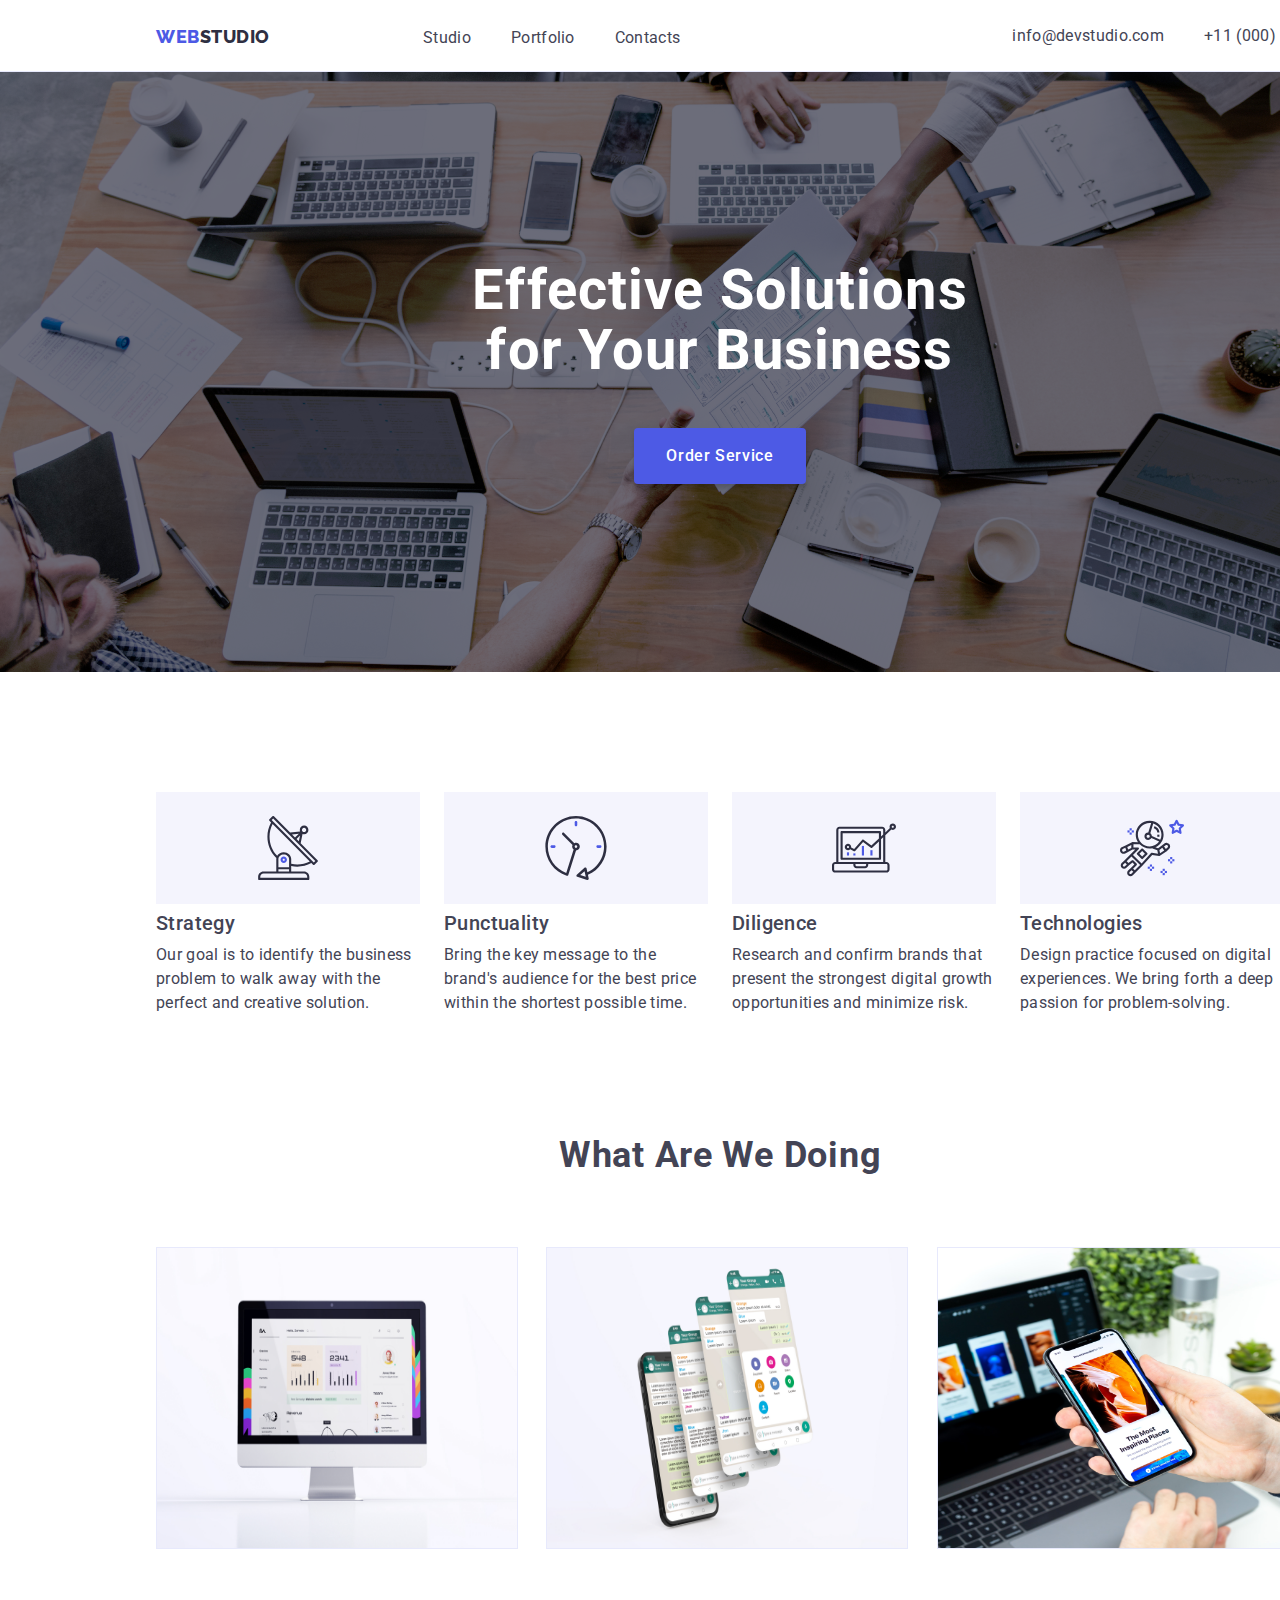
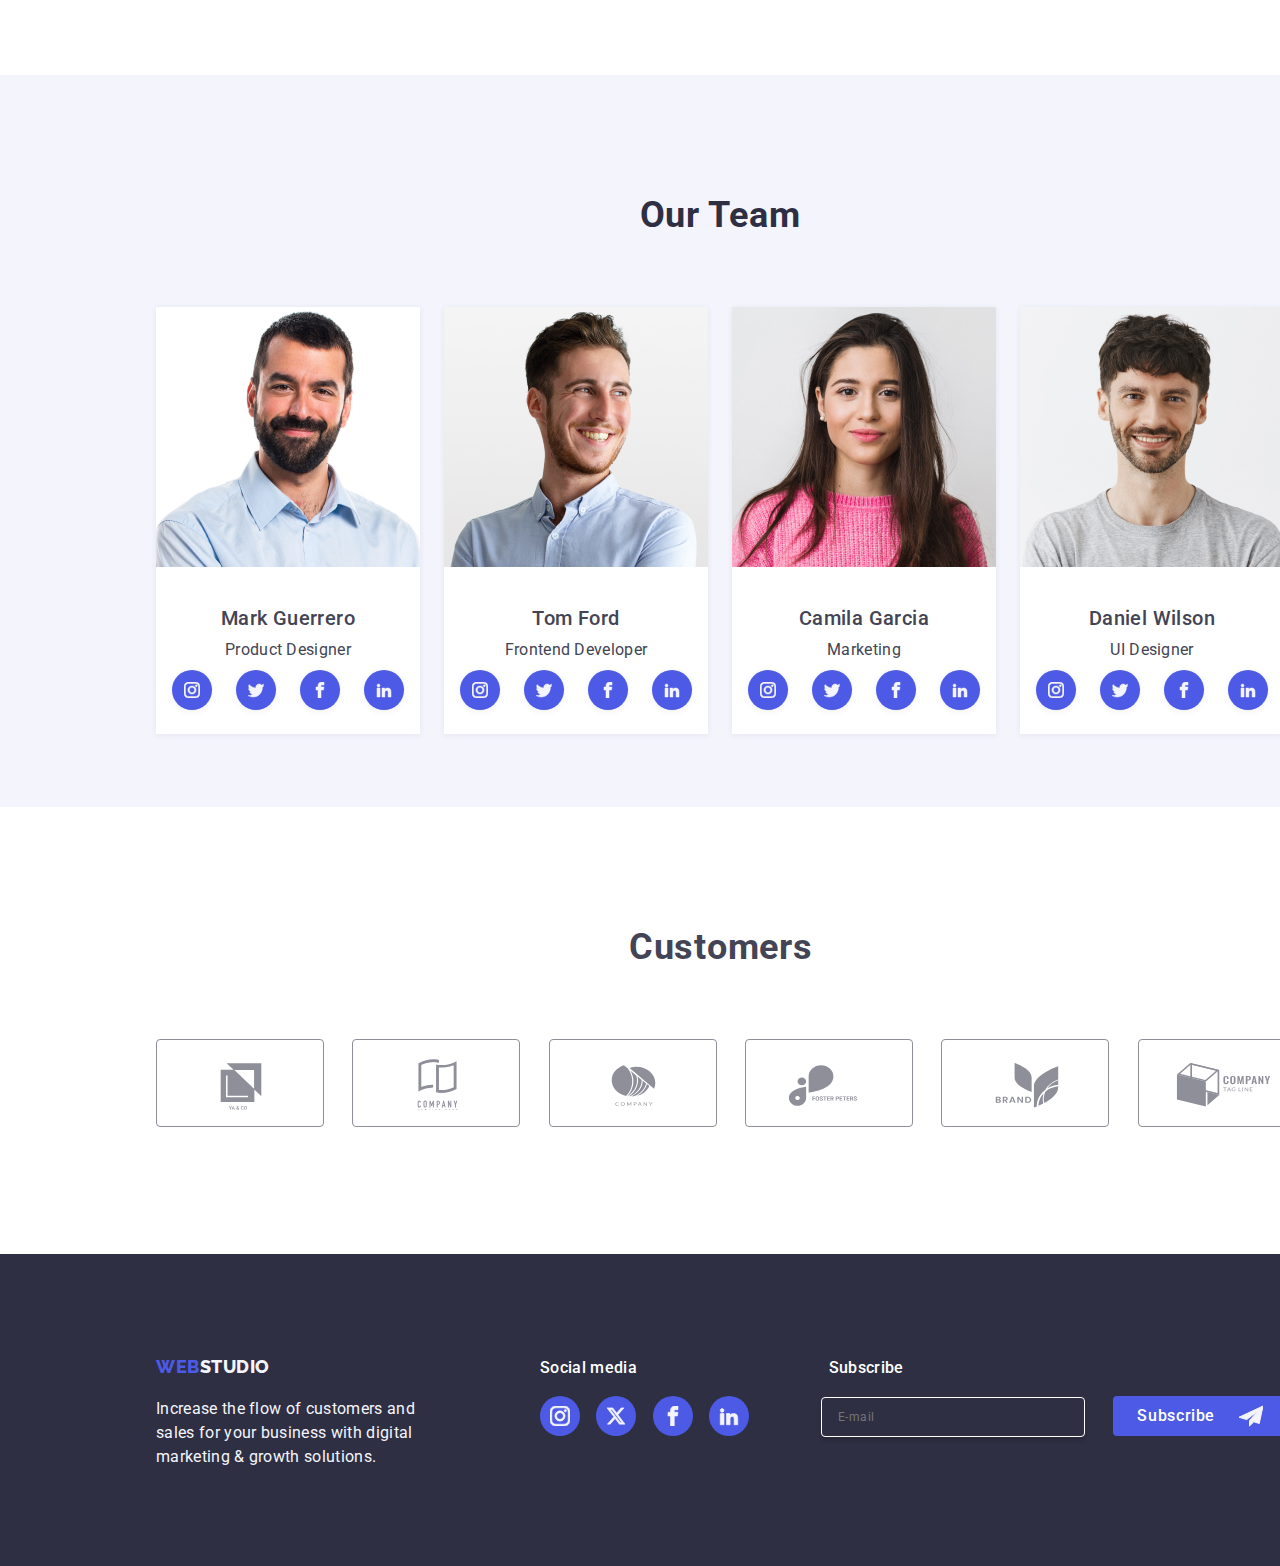
<file: index.html>
<!DOCTYPE html>
<html lang="en">
  <head>
    <meta charset="UTF-8" />
    <meta http-equiv="X-UA-Compatible" content="IE=edge" />
    <meta name="viewport" content="width=device-width, initial-scale=1.0" />
    <link rel="preconnect" href="https://fonts.googleapis.com" />
    <link rel="preconnect" href="https://fonts.gstatic.com" crossorigin />
    <link
      href="https://fonts.googleapis.com/css2?family=Raleway:wght@800&family=Roboto:wght@400;500;700;900&display=swap"
      rel="stylesheet"
    />
    <title>Homepage</title>
    <!-- Normalizer -->
    <link
      rel="stylesheet"
      href="https://cdnjs.cloudflare.com/ajax/libs/modern-normalize/2.0.0/modern-normalize.min.css"
    />

    <!-- CSS Folder -->
    <link
      rel="stylesheet"
      media="screen and (max-width:428px)"
      href="css/mobile.css"
    />
    <link
      rel="stylesheet"
      media="screen and (min-width:769px)"
      href="css/styles.css"
    />
  </head>

  <body>
    <header>
      <a href="index.html" class="header-sitename"
        ><span class="header-span">WEB</span>STUDIO</a
      >
      <nav>
        <ul class="header-nav">
          <li>
            <a href="index.html" rel="Home Page" class="page-nav head-link"
              >Studio</a
            >
          </li>
          <li>
            <a href="portfolio.html" rel="Portfolio" class="page-nav head-link"
              >Portfolio</a
            >
          </li>
          <li><a href="#Contacts" class="page-nav head-link">Contacts</a></li>
        </ul>
      </nav>
      <ul class="header-contact">
        <li>
          <a href="mailto:info@devstudio.com" class="head-link"
            >info@devstudio.com</a
          >
        </li>
        <li>
          <a href="tel:+110001111111" class="head-link">+11 (000) 111-11-11</a>
        </li>
      </ul>
    </header>

    <main>
      <section class="hero">
        <h1>Effective Solutions for Your Business</h1>
        <button type="button" class="order-button data-modal-open">
          Order Service
        </button>
        <div class="data-modal is-hidden">
          <div class="modal-content">
            <svg class="modal-close-icon data-modal-close" width="8" height="8">
              <use href="./images/icons.svg#icon-close"></use>
            </svg>
            <!-- replace close span to icon, if possible -->
            <p class="modal-title">
              Leave your contacts and we will call you back
            </p>

            <form name="modal-form">
              <!-- Name -->
              <label class="form-field">
                <span class="form-label">Name</span>
                <div class="form-input-icon">
                  <i>
                    <svg class="form-icon" width="18" height="18">
                      <use href="./images/icons.svg#icon-name"></use>
                    </svg>
                  </i>
                  <input
                    class="form-input"
                    type="text"
                    name="customer-name"
                    id=""
                    required
                  />
                </div>
              </label>

              <!-- Phone -->
              <label class="form-field">
                <span class="form-label">Phone</span>
                <div class="form-input-icon">
                  <i>
                    <svg class="form-icon" width="18" height="18">
                      <use href="./images/icons.svg#icon-phone"></use>
                    </svg>
                  </i>
                  <input
                    class="form-input"
                    type="tel"
                    name="customer-phone"
                    id=""
                    required
                  />
                </div>
              </label>

              <!-- Email -->
              <label class="form-field">
                <span class="form-label">Email</span>
                <div class="form-input-icon">
                  <i>
                    <svg class="form-icon" width="18" height="18">
                      <use href="./images/icons.svg#icon-email"></use>
                    </svg>
                  </i>
                  <input
                    class="form-input"
                    type="email"
                    name="user-email"
                    required
                  />
                </div>
              </label>

              <!--  Comments -->
              <label class="form-field">
                <span class="form-label">Comments</span>
                <textarea
                  class="form-textarea"
                  name="user-feedback"
                  rows="8"
                  placeholder="Text input"
                ></textarea>
              </label>

              <!-- Terms and Privacy Policy -->
              <label class="form-agreement">
                <input
                  class="form-checkbox visually-hidden"
                  type="checkbox"
                  name="user-terms"
                  required
                />
                <span class="checkmark"></span>
                <span
                  >I accept the terms and conditions of the
                  <a
                    class="form-terms"
                    href="#privacy"
                    target="_blank"
                    rel="privacy-policy"
                    >Privacy Policy</a
                  ></span
                >
              </label>

              <!-- Form Button -->
              <button class="button form-button" type="submit">Send</button>
            </form>
          </div>
        </div>
      </section>

      <section class="what-are-we-doing">
        <div class="wawd-advantages">
          <ul>
            <li>
              <svg class="advantages-icon">
                <use
                  href="images/icons.svg#icon-strategy-adv-icon"
                  width="64px"
                  height="64px"
                ></use>
              </svg>
              <h3>Strategy</h3>
              <p class="body-medium">
                Our goal is to identify the business problem to walk away with
                the perfect and creative solution.
              </p>
            </li>
            <li>
              <svg class="advantages-icon">
                <use
                  href="images/icons.svg#icon-punctuality-adv-icon"
                  width="64px"
                  height="64px"
                ></use>
              </svg>
              <h3>Punctuality</h3>
              <p class="body-medium">
                Bring the key message to the brand's audience for the best price
                within the shortest possible time.
              </p>
            </li>
            <li>
              <svg class="advantages-icon">
                <use
                  href="images/icons.svg#icon-diligence-adv-icon"
                  width="64px"
                  height="64px"
                ></use>
              </svg>
              <h3>Diligence</h3>
              <p class="body-medium">
                Research and confirm brands that present the strongest digital
                growth opportunities and minimize risk.
              </p>
            </li>
            <li>
              <svg class="advantages-icon">
                <use
                  href="images/icons.svg#icon-technologies-adv-icon"
                  width="64px"
                  height="64px"
                ></use>
              </svg>
              <h3>Technologies</h3>
              <p class="body-medium">
                Design practice focused on digital experiences. We bring forth a
                deep passion for problem-solving.
              </p>
            </li>
          </ul>
        </div>

        <div class="wawd-images">
          <h2>What are we doing</h2>
          <ul>
            <li><img src="images/wawd-img1.jpg" alt="desktop monitor" /></li>
            <li><img src="images/wawd-img2.jpg" alt="phone screen layer" /></li>
            <li>
              <img src="images/wawd-img3.jpg" alt="man holding a phone" />
            </li>
          </ul>
        </div>
      </section>

      <section class="our-team">
        <h2>Our Team</h2>
        <ul class="our-team-list">
          <li>
            <img src="images/ourteam-markguererro.jpg" alt="mark guerrero" />
            <h3>Mark Guerrero</h3>
            <p>Product Designer</p>
            <ul class="our-team-icons">
              <li class="icons">
                <svg class="ot-social-icons">
                  <use
                    href="images/icons.svg#icon-instagram"
                    width="16px"
                    height="16px"
                  ></use>
                </svg>
              </li>
              <li class="icons">
                <svg class="ot-social-icons">
                  <use
                    href="images/icons.svg#icon-twitter"
                    width="16px"
                    height="16px"
                  ></use>
                </svg>
              </li>
              <li class="icons">
                <svg class="ot-social-icons">
                  <use
                    href="images/icons.svg#icon-facebook"
                    width="16px"
                    height="16px"
                  ></use>
                </svg>
              </li>
              <li class="icons">
                <svg class="ot-social-icons">
                  <use
                    href="images/icons.svg#icon-linkedin2"
                    width="16px"
                    height="16px"
                  ></use>
                </svg>
              </li>
            </ul>
          </li>

          <li>
            <img src="images/ourteam-tomford.jpg" alt="tom ford" />
            <h3>Tom Ford</h3>
            <p>Frontend Developer</p>
            <ul class="our-team-icons">
              <li class="icons">
                <svg class="ot-social-icons">
                  <use
                    href="images/icons.svg#icon-instagram"
                    width="16px"
                    height="16px"
                  ></use>
                </svg>
              </li>
              <li class="icons">
                <svg class="ot-social-icons">
                  <use
                    href="images/icons.svg#icon-twitter"
                    width="16px"
                    height="16px"
                  ></use>
                </svg>
              </li>
              <li class="icons">
                <svg class="ot-social-icons">
                  <use
                    href="images/icons.svg#icon-facebook"
                    width="16px"
                    height="16px"
                  ></use>
                </svg>
              </li>
              <li class="icons">
                <svg class="ot-social-icons">
                  <use
                    href="images/icons.svg#icon-linkedin2"
                    width="16px"
                    height="16px"
                  ></use>
                </svg>
              </li>
            </ul>
          </li>

          <li>
            <img src="images/ourteam-camilagarcia.jpg" alt="camila garcia" />
            <h3>Camila Garcia</h3>
            <p>Marketing</p>
            <ul class="our-team-icons">
              <li class="icons">
                <svg class="ot-social-icons">
                  <use
                    href="images/icons.svg#icon-instagram"
                    width="16px"
                    height="16px"
                  ></use>
                </svg>
              </li>
              <li class="icons">
                <svg class="ot-social-icons">
                  <use
                    href="images/icons.svg#icon-twitter"
                    width="16px"
                    height="16px"
                  ></use>
                </svg>
              </li>
              <li class="icons">
                <svg class="ot-social-icons">
                  <use
                    href="images/icons.svg#icon-facebook"
                    width="16px"
                    height="16px"
                  ></use>
                </svg>
              </li>
              <li class="icons">
                <svg class="ot-social-icons">
                  <use
                    href="images/icons.svg#icon-linkedin2"
                    width="16px"
                    height="16px"
                  ></use>
                </svg>
              </li>
            </ul>
          </li>

          <li>
            <img src="images/ourteam-danielwilson.jpg" alt="daniel wilson" />
            <h3>Daniel Wilson</h3>
            <p>UI Designer</p>
            <ul class="our-team-icons">
              <li class="icons">
                <svg class="ot-social-icons">
                  <use
                    href="images/icons.svg#icon-instagram"
                    width="16px"
                    height="16px"
                  ></use>
                </svg>
              </li>
              <li class="icons">
                <svg class="ot-social-icons">
                  <use
                    href="images/icons.svg#icon-twitter"
                    width="16px"
                    height="16px"
                  ></use>
                </svg>
              </li>
              <li class="icons">
                <svg class="ot-social-icons">
                  <use
                    href="images/icons.svg#icon-facebook"
                    width="16px"
                    height="16px"
                  ></use>
                </svg>
              </li>
              <li class="icons">
                <svg class="ot-social-icons">
                  <use
                    href="images/icons.svg#icon-linkedin2"
                    width="16px"
                    height="16px"
                  ></use>
                </svg>
              </li>
            </ul>
          </li>
        </ul>
      </section>

      <section class="customers">
        <h2 class="customers-header">Customers</h2>
        <ul class="customers-icon">
          <li class="icons">
            <svg class="clients-icon">
              <use
                href="images/icons.svg#icon-Client-1"
                width="104px"
                height="56px"
              ></use>
            </svg>
          </li>
          <li class="icons">
            <svg class="clients-icon">
              <use
                href="images/icons.svg#icon-Client-2"
                width="104px"
                height="56px"
              ></use>
            </svg>
          </li>
          <li class="icons">
            <svg class="clients-icon">
              <use
                href="images/icons.svg#icon-Client-3"
                width="104px"
                height="56px"
              ></use>
            </svg>
          </li>
          <li class="icons">
            <svg class="clients-icon">
              <use
                href="images/icons.svg#icon-Client-4"
                width="104px"
                height="56px"
              ></use>
            </svg>
          </li>
          <li class="icons">
            <svg class="clients-icon">
              <use
                href="images/icons.svg#icon-Client-5"
                width="104px"
                height="56px"
              ></use>
            </svg>
          </li>
          <li class="icons">
            <svg class="clients-icon">
              <use
                href="images/icons.svg#icon-Client-6"
                width="104px"
                height="56px"
              ></use>
            </svg>
          </li>
        </ul>
      </section>
    </main>

    <footer>
      <ul class="footer-line1">
        <li class="footer-sitename">
          <a href="index.html"><span class="footer-span">WEB</span>STUDIO</a>
        </li>
        <li class="footer-socials">Social media</li>
        <li class="footer-subscribe-title">Subscribe</li>
      </ul>
      <ul class="footer-line2">
        <li class="footer-text">
          Increase the flow of customers and sales for your business with
          digital marketing & growth solutions.
        </li>
        <li class="footer-icons">
          <ul class="footer-icons-list">
            <li>
              <a href="https://www.instagram.com" target="_blank">
                <svg class="footer-social-icons">
                  <use
                    href="images/icons.svg#icon-instagram"
                    width="20px"
                    height="20px"
                  ></use></svg
              ></a>
            </li>
            <li>
              <a href="https://x.com" target="_blank"
                ><svg class="footer-social-icons">
                  <use
                    href="images/icons.svg#icon-x"
                    width="20px"
                    height="20px"
                  ></use></svg
              ></a>
            </li>
            <li>
              <a href="https://facebook.com" target="_blank"
                ><svg class="footer-social-icons">
                  <use
                    href="images/icons.svg#icon-facebook"
                    width="20px"
                    height="20px"
                  ></use>
                </svg>
              </a>
            </li>
            <li>
              <a href="https://linkedin.com" target="_blank"
                ><svg class="footer-social-icons">
                  <use
                    href="images/icons.svg#icon-linkedin2"
                    width="20px"
                    height="20px"
                  ></use>
                </svg>
              </a>
            </li>
          </ul>
        </li>
        <li class="footer-subscribe">
          <form name="subscribe-form">
            <input
              class="footer-input"
              type="email"
              name="customer-email"
              id="footSubscribe"
              placeholder="E-mail"
              required
            />
            <button class="subscribe-button" type="submit">
              <ul class="subButtonIcon">
                <li>Subscribe</li>
                <li>
                  <svg class="footer-sub-icon">
                    <use href="images/icons.svg#icon-paper-plane"></use>
                  </svg>
                </li>
              </ul>
            </button>
          </form>
        </li>
      </ul>
    </footer>
    <script src="js/modal.js"></script>
  </body>
</html>
</file>
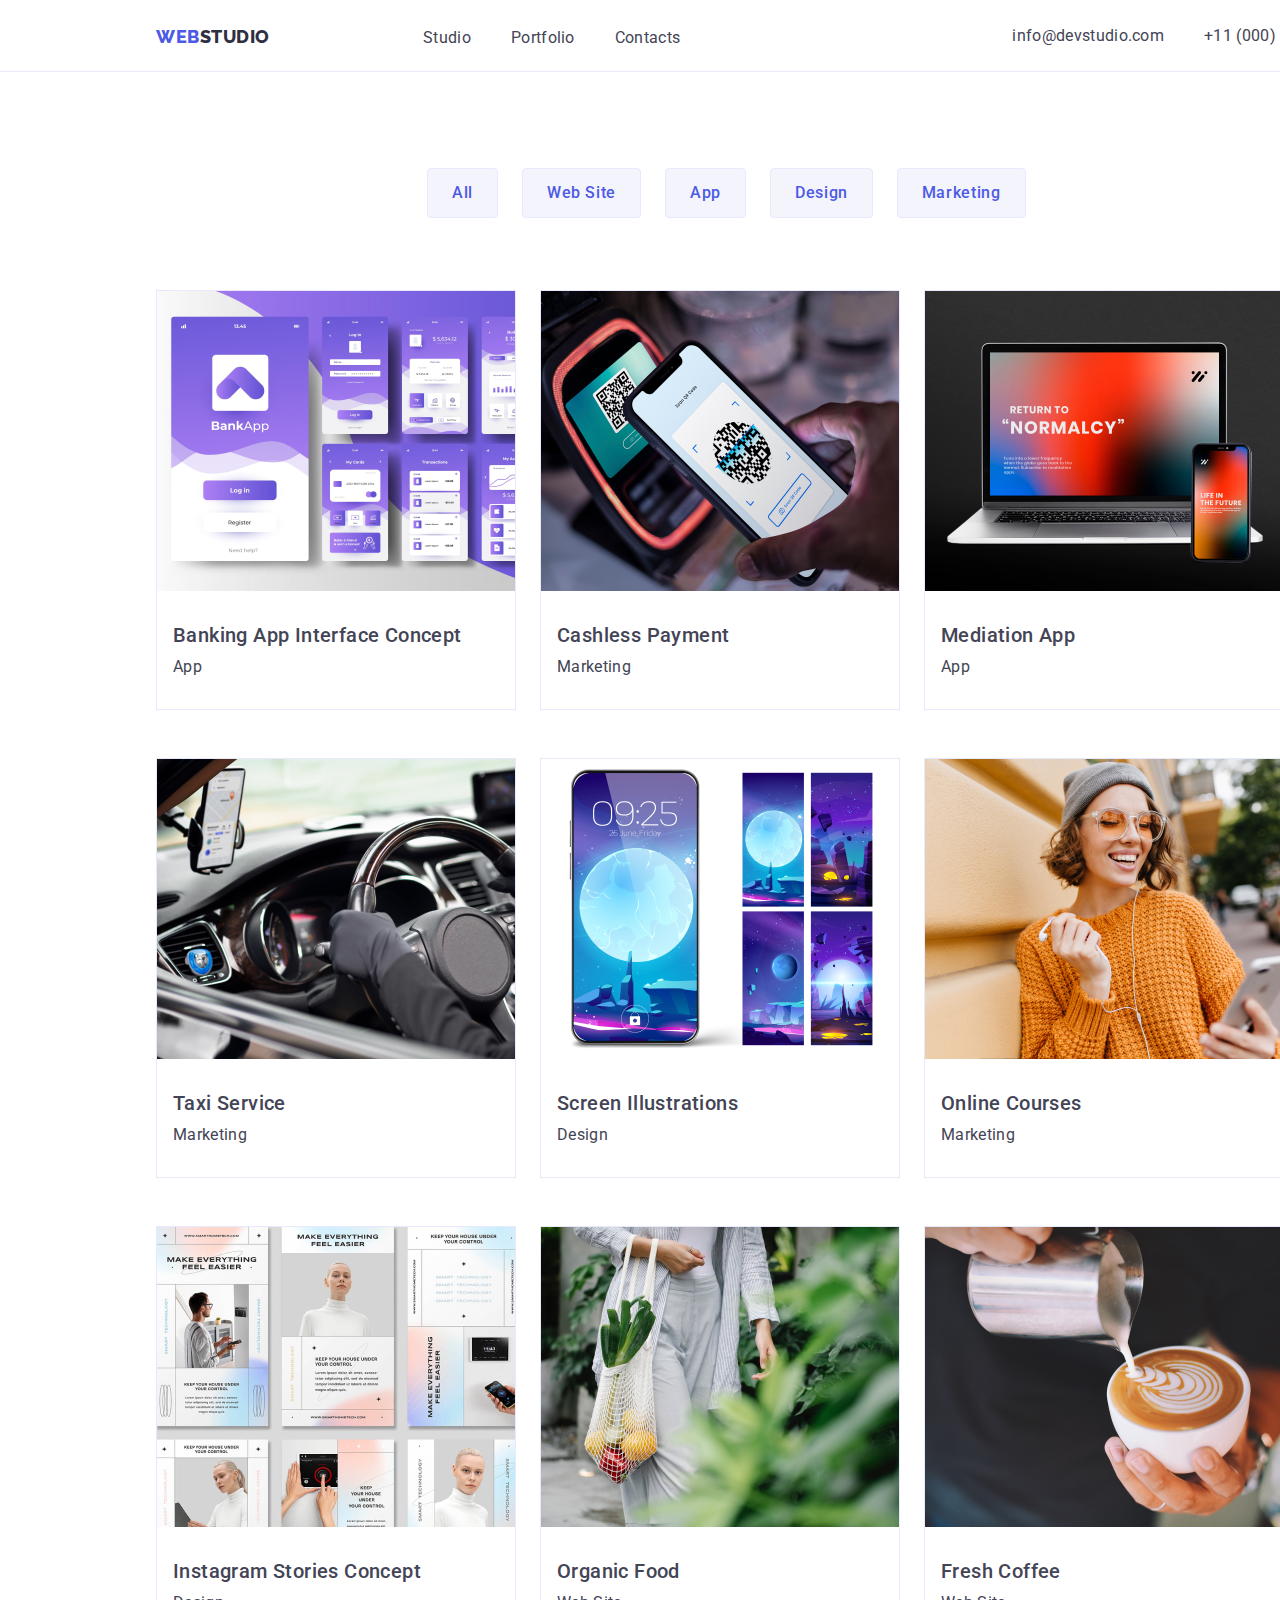
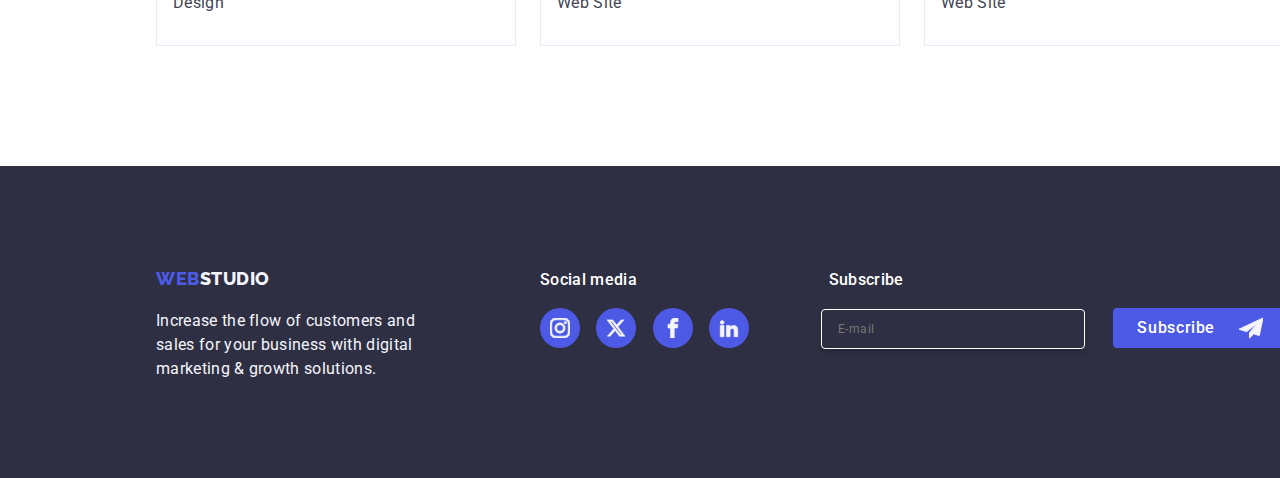
<file: portfolio.html>
<!DOCTYPE html>
<html lang="en">
  <head>
    <meta charset="UTF-8" />
    <meta name="viewport" content="width=device-width, initial-scale=1.0" />
    <link rel="preconnect" href="https://fonts.googleapis.com" />
    <link rel="preconnect" href="https://fonts.gstatic.com" crossorigin />
    <link
      href="https://fonts.googleapis.com/css2?family=Raleway:wght@800&family=Roboto:wght@400;500;700;900&display=swap"
      rel="stylesheet"
    />
    <title>Portfolio</title>
    <!-- Normalizer -->
    <link
      rel="stylesheet"
      href="https://cdnjs.cloudflare.com/ajax/libs/modern-normalize/2.0.0/modern-normalize.min.css"
    />

    <!-- CSS Folder -->
    <link
      rel="stylesheet"
      media="screen and (max-width:428px)"
      href="css/mobile.css"
    />
    <link
      rel="stylesheet"
      media="screen and (min-width:769px)"
      href="css/styles.css"
    />
  </head>

  <body>
    <header>
      <a href="index.html" class="header-sitename"
        ><span class="header-span">WEB</span>STUDIO</a
      >
      <nav>
        <ul class="header-nav">
          <li>
            <a href="index.html" rel="Home Page" class="page-nav head-link"
              >Studio</a
            >
          </li>
          <li>
            <a href="portfolio.html" rel="Portfolio" class="page-nav head-link"
              >Portfolio</a
            >
          </li>
          <li><a href="#Contacts" class="page-nav head-link">Contacts</a></li>
        </ul>
      </nav>
      <ul class="header-contact">
        <li>
          <a href="mailto:info@devstudio.com" class="head-link"
            >info@devstudio.com</a
          >
        </li>
        <li>
          <a href="tel:+110001111111" class="head-link">+11 (000) 111-11-11</a>
        </li>
      </ul>
    </header>

    <main>
      <div class="portfolio-filter">
        <button class="all" type="button">All</button>
        <button class="website" type="button">Web Site</button>
        <button class="app" type="button">App</button>
        <button class="design" type="button">Design</button>
        <button class="marketing" type="button">Marketing</button>
      </div>

      <section class="portfolio-images">
        <ul>
          <li class="app">
            <div class="portfolio-box-img">
              <img
                src="images/imgbanking.jpg"
                alt="banking app interface concept"
              />
              <div class="overlay">
                <p>
                  14 Stylish and User-Friendly App Design Concepts · Task
                  Manager App · Calorie Tracker App · Exotic Fruit Ecommerce App
                  · Cloud Storage App
                </p>
              </div>
            </div>
            <h3>Banking App Interface Concept</h3>
            <p>App</p>
          </li>
          <li class="marketing">
            <div class="portfolio-box-img">
              <img src="images/imgcashless.jpg" alt="cashless payment" />
              <div class="overlay">
                <p>
                  14 Stylish and User-Friendly App Design Concepts · Task
                  Manager App · Calorie Tracker App · Exotic Fruit Ecommerce App
                  · Cloud Storage App
                </p>
              </div>
            </div>
            <h3>Cashless Payment</h3>
            <p>Marketing</p>
          </li>
          <li class="app">
            <div class="portfolio-box-img">
              <img src="images/imgmeditation.jpg" alt="mediation app" />
              <div class="overlay">
                <p>
                  14 Stylish and User-Friendly App Design Concepts · Task
                  Manager App · Calorie Tracker App · Exotic Fruit Ecommerce App
                  · Cloud Storage App
                </p>
              </div>
            </div>
            <h3>Mediation App</h3>
            <p>App</p>
          </li>
          <li class="marketing">
            <div class="portfolio-box-img">
              <img src="images/imgtaxi.jpg" alt="taxi service" />
              <div class="overlay">
                <p>
                  14 Stylish and User-Friendly App Design Concepts · Task
                  Manager App · Calorie Tracker App · Exotic Fruit Ecommerce App
                  · Cloud Storage App
                </p>
              </div>
            </div>
            <h3>Taxi Service</h3>
            <p>Marketing</p>
          </li>
          <li class="design">
            <div class="portfolio-box-img">
              <img
                src="images/imgscreenillustr.jpg"
                alt="screen illustrations"
              />
              <div class="overlay">
                <p>
                  14 Stylish and User-Friendly App Design Concepts · Task
                  Manager App · Calorie Tracker App · Exotic Fruit Ecommerce App
                  · Cloud Storage App
                </p>
              </div>
            </div>
            <h3>Screen Illustrations</h3>
            <p>Design</p>
          </li>
          <li class="marketing">
            <div class="portfolio-box-img">
              <img src="images/imgonlinecourses.jpg" alt="online courses" />
              <div class="overlay">
                <p>
                  14 Stylish and User-Friendly App Design Concepts · Task
                  Manager App · Calorie Tracker App · Exotic Fruit Ecommerce App
                  · Cloud Storage App
                </p>
              </div>
            </div>
            <h3>Online Courses</h3>
            <p>Marketing</p>
          </li>
          <li class="design">
            <div class="portfolio-box-img">
              <img
                src="images/imginstagramstories.jpg"
                alt="instagram stories concept"
              />
              <div class="overlay">
                <p>
                  14 Stylish and User-Friendly App Design Concepts · Task
                  Manager App · Calorie Tracker App · Exotic Fruit Ecommerce App
                  · Cloud Storage App
                </p>
              </div>
            </div>
            <h3>Instagram Stories Concept</h3>
            <p>Design</p>
          </li>
          <li class="website">
            <div class="portfolio-box-img">
              <img src="images/imgorganicfood.jpg" alt="organic food" />
              <div class="overlay">
                <p>
                  14 Stylish and User-Friendly App Design Concepts · Task
                  Manager App · Calorie Tracker App · Exotic Fruit Ecommerce App
                  · Cloud Storage App
                </p>
              </div>
            </div>
            <h3>Organic Food</h3>
            <p>Web Site</p>
          </li>
          <li class="website">
            <div class="portfolio-box-img">
              <img src="images/imgfreshcoffee.jpg" alt="fresh coffee" />
              <div class="overlay">
                <p>
                  14 Stylish and User-Friendly App Design Concepts · Task
                  Manager App · Calorie Tracker App · Exotic Fruit Ecommerce App
                  · Cloud Storage App
                </p>
              </div>
            </div>
            <h3>Fresh Coffee</h3>
            <p>Web Site</p>
          </li>
        </ul>
      </section>
    </main>

    <footer>
      <ul class="footer-line1">
        <li class="footer-sitename">
          <a href="index.html"><span class="footer-span">WEB</span>STUDIO</a>
        </li>
        <li class="footer-socials">Social media</li>
        <li class="footer-subscribe-title">Subscribe</li>
      </ul>
      <ul class="footer-line2">
        <li class="footer-text">
          Increase the flow of customers and sales for your business with
          digital marketing & growth solutions.
        </li>
        <li class="footer-icons">
          <ul class="footer-icons-list">
            <li>
              <a href="https://www.instagram.com" target="_blank">
                <svg class="footer-social-icons">
                  <use
                    href="images/icons.svg#icon-instagram"
                    width="20px"
                    height="20px"
                  ></use></svg
              ></a>
            </li>
            <li>
              <a href="https://x.com" target="_blank"
                ><svg class="footer-social-icons">
                  <use
                    href="images/icons.svg#icon-x"
                    width="20px"
                    height="20px"
                  ></use></svg
              ></a>
            </li>
            <li>
              <a href="https://facebook.com" target="_blank"
                ><svg class="footer-social-icons">
                  <use
                    href="images/icons.svg#icon-facebook"
                    width="20px"
                    height="20px"
                  ></use>
                </svg>
              </a>
            </li>
            <li>
              <a href="https://linkedin.com" target="_blank"
                ><svg class="footer-social-icons">
                  <use
                    href="images/icons.svg#icon-linkedin2"
                    width="20px"
                    height="20px"
                  ></use>
                </svg>
              </a>
            </li>
          </ul>
        </li>
        <li class="footer-subscribe">
          <form name="subscribe-form">
            <input
              class="footer-input"
              type="email"
              name="customer-email"
              id="footSubscribe"
              placeholder="E-mail"
              required
            />
            <button class="subscribe-button" type="submit">
              <ul class="subButtonIcon">
                <li>Subscribe</li>
                <li>
                  <svg class="footer-sub-icon">
                    <use href="images/icons.svg#icon-paper-plane"></use>
                  </svg>
                </li>
              </ul>
            </button>
          </form>
        </li>
      </ul>
    </footer>
  </body>
</html>
</file>
<file: css/mobile.css>
/* Start of General CSS */

body {
  color: #434455;
  font-family: Roboto, sans-serif;
  font-size: 16px;
  font-weight: 400;
  line-height: 24px;
  letter-spacing: 0.02em;
  text-align: center;
  margin: 0;
}

h1 {
  font-size: 56px;
  font-weight: 700;
  line-height: 60px;
  letter-spacing: 0.02em;
  text-align: center;
}

h2 {
  font-size: 36px;
  font-weight: 700;
  line-height: 40px;
  letter-spacing: 0.02em;
  text-align: center;
}

h3 {
  font-size: 20px;
  font-weight: 500;
  line-height: 24px;
  letter-spacing: 0.02em;
  text-align: center;
}

ul {
  list-style: none;
  padding: 0;
  margin: 0;
}

li {
  padding-left: 16px;
  padding-right: 16px;
}

button {
  font-weight: 500;
  letter-spacing: 0.04em;
  text-align: left;
  padding: 8px 16px;
  border-radius: 4px;
}

.advantages-icon,
.wawd-images,
.data-modal {
  display: none;
  width: inherit;
}

.body-medium {
  font-weight: 500;
}

/* End of General CSS */

/* Start of Header CSS */
header {
  height: 70px;
  border: 0px, 0px, 1px, 0px;
  border-bottom: 1px solid rgba(231, 233, 252, 1);
  display: flex;
}

.header-nav,
.header-contact {
  visibility: hidden;
  display: none;
}

.header-sitename {
  font-family: Raleway;
  font-size: 18px;
  font-weight: 800;
  line-height: 21px;
  letter-spacing: 0.03em;
  text-align: left;
  color: rgba(46, 47, 66, 1);
  text-decoration: none;
  padding: 25.5px 0px 23.5px 16px;
  display: flex;
}

.header-span {
  color: rgba(77, 90, 229, 1);
}

/* End of Header CSS */

/* Start of Hero CSS */
.hero {
  text-align: center;
  color: white;
  background: rgba(46, 47, 66, 0.7);
  height: 432px;
  top: 70px;
  margin: 0;
  background-image: url("../images/splash-header-bg.jpg");
  background-repeat: no-repeat;
  background-position: center;
  background-size: cover;
  background-blend-mode: darken;
}

.hero h1 {
  margin: 0;
  padding: 112px 54px 72px 54px;
  font-size: 36px;
  font-weight: 700;
  line-height: 40px;
  letter-spacing: 0.02em;
  text-align: center;
}

.order-button {
  padding: 16px 32px;
  gap: 10px;
  box-shadow: 0px 4px 4px 0px rgba(0, 0, 0, 0.15);
  background-color: rgba(77, 90, 229, 1);
  color: rgba(255, 255, 255, 1);
  border: none;
}

/* End of Hero CSS */

/* Start of Advantages CSS */
.wawd-advantages {
  text-align: left;
  color: rgba(67, 68, 85, 1);
}

.what-are-we-doing h3 {
  font-size: 36px;
  font-weight: 700;
  line-height: 40px;
  letter-spacing: 0.02em;
  text-align: center;
}

/* End of Advantages CSS */

/* Start of Our Team CSS */
.our-team-icons {
  display: inline-flex;
  margin: 0px;
}

.icons {
  display: block;
  width: 40px;
  height: 40px;
  background-color: rgba(77, 90, 229, 1);
  fill: rgba(244, 244, 253, 1);
  padding: 12px;
  border-radius: 50%;
  margin-right: 24px;
}

.icons:last-child {
  margin-right: 0px;
}
/* End of Our Team CSS */

/*class style below to change after initial styling non-modals*/

.is-hidden {
  display: none;
  visibility: hidden;
}
</file>
<file: css/styles.css>
/* GENERAL OR GLOBAL SELECTORS */
body {
  color: #434455;
  font-family: Roboto, sans-serif;
  font-size: 16px;
  font-style: normal;
  font-weight: 400;
  line-height: 24px; /* 150% */
  letter-spacing: 0.02em;
  width: 1440px;
  margin: auto;
}

ul {
  list-style: none;
  padding: 0px;
  margin: 0px;
}

h2 {
  text-align: center;
  font-size: 36px;
  font-style: normal;
  font-weight: 700;
  line-height: 40px; /* 111.111% */
  letter-spacing: 0.02em;
  margin: 0px;
  text-transform: capitalize;
}

h3 {
  font-size: 20px;
  font-style: normal;
  font-weight: 500;
  line-height: 24px; /* 120% */
  letter-spacing: 0.02em;
}

p {
  margin: 0px;
}

button {
  cursor: pointer;
}

/* WEBSITE HEADER SECTION */
header {
  width: 1440px;
  height: 72px;
  border-bottom: 1px solid #e7e9fc;
  display: flex;
}

header a {
  text-decoration: none;
  color: #434455;
}

header li {
  padding-right: 40px;
}

header .head-link:hover,
header .head-link:focus {
  color: #404bbf;
  transition-duration: 250ms;
  transition-timing-function: cubic-bezier(0.4, 0, 0.2, 1);
}

header .page-nav:hover,
header .page-nav:focus {
  padding-bottom: 20px;
  border-bottom: 4px solid #404bbf;
}

.header-sitename {
  margin-top: 25.5px;
  margin-left: 156px;
  justify-content: flex-start;
  margin-right: 76px;
  width: 115px;
  align-items: center;
  font-family: Raleway, sans-serif;
  font-size: 18px;
  font-weight: 800;
  line-height: 21px;
  letter-spacing: 0.54px;
  text-transform: uppercase;
  color: #2e2f42;
}

.header-nav {
  padding-top: 25.5px;
  padding-left: 76px;
}

.header-span {
  color: #4d5ae5;
}

.header-contact {
  padding-left: 292px;
}

.header-nav,
.header-contact {
  display: flex;
  align-items: center;
  margin: 0;
}

.header-contact a {
  color: #434455;
}

/* WEBSITE FOOTER SECTION */
footer {
  background: var(--NAVY-BLUE, #2e2f42);
  color: var(--CLOUD, #f4f4fd);
  height: 312px;
  width: 1440px;
  margin: 0px;
}

footer a {
  text-decoration: none;
  color: var(--CLOUD, #f4f4fd);
  font-family: Raleway;
  font-size: 18px;
  font-weight: 800;
  line-height: 21px;
  letter-spacing: 0.54px;
  text-transform: uppercase;
}

.footer-line1,
.footer-line2 {
  padding-left: 156px;
}

.footer-span {
  color: #4d5ae5;
}

.footer-sitename {
  width: 115px;
}

/* INDEX - BODY SECTION */
/* HERO */
.hero {
  text-align: center;
  color: white;
  background: rgba(46, 47, 66, 0.7);
  height: 600px;
  margin: 0;
  background-image: url("../images/splash-header-bg.jpg");
  background-repeat: no-repeat;
  background-position: center;
  background-size: cover;
  background-blend-mode: darken;
}

.hero h1 {
  margin: 0;
  font-size: 56px;
  padding: 188px 472px 48px 472px;
  line-height: 60px;
  letter-spacing: 0.02em;
  font-weight: 700;
}

.order-button,
.form-button {
  border-radius: 4px;
  background: #4d5ae5;
  box-shadow: 0px 4px 4px 0px rgba(0, 0, 0, 0.15);
  display: inline-flex;
  padding: 16px 32px;
  align-items: flex-start;
  gap: 10px;
  color: var(--WHITE, #fff);
  border-width: 0px;
}

.order-button,
.portfolio-filter button {
  font-size: 16px;
  font-style: normal;
  font-weight: 500;
  line-height: 24px; /* 150% */
  letter-spacing: 0.64px;
}

.order-button:hover,
.portfolio-filter button:hover,
.order-button:focus,
.portfolio-filter button:focus,
.form-button:hover,
.form-button:focus,
.subscribe-button:hover,
.subscribe-button:focus {
  background: var(--OCEAN, #404bbf);
  color: var(--WHITE, #fff);
  transition-duration: 250ms;
  transition-timing-function: cubic-bezier(0.4, 0, 0.2, 1);
}

/* INDEX - BODY SECTION */
/* WHAT ARE WE DOING */
.what-are-we-doing {
  padding-top: 120px;
  margin-left: 156px;
  margin-bottom: 120px;
  padding: 0;
}

.wawd-advantages ul {
  display: inline-flex;
  justify-content: center;
  padding-top: 120px;
}

.wawd-advantages h3 {
  margin: 0px 24px 8px 0px;
}

.wawd-advantages p {
  justify-content: center;
  align-items: flex-start;
  width: 264px;
  margin: 0px 24px 0px 0px;
}
.wawd-images h2 {
  margin: 120px 0px 72px 0px;
  padding-left: 403px;
  width: 323px;
  text-wrap: nowrap;
}

.wawd-images li {
  display: inline-flex;
  justify-content: center;
  margin-right: 24px;
  border: 1px solid #e7e9fc;
}

.wawd-images img {
  width: 360px;
  height: 300px;
}

/* INDEX - BODY SECTION */
/* OUR TEAM */
.our-team {
  width: 1440px;
  height: 732px;
  background-color: #f4f4fd;
  padding-top: 120px;
  margin: 0px;
  text-align: center;
}
.our-team h2 {
  color: var(--NAVY-BLUE, #2e2f42);
  text-align: center;
}

.our-team h3 {
  margin: 0px;
  padding-top: 32px;
}

.our-team ul {
  display: flex;
  justify-content: center;
  padding-top: 72px;
  margin: 0;
}

.our-team li {
  background-color: #ffffff;
  margin-right: 24px;
  box-shadow: 0px 2px 1px 0px #2e2f4214;
  box-shadow: 0px 1px 1px 0px #2e2f4229;
  box-shadow: 0px 1px 6px 0px #2e2f4214;
}

.our-team p {
  padding-top: 8px;
}

/*SITE PORTFOLIO PAGE */
/* BUTTONS */
.portfolio-filter {
  display: inline-flex;
  padding-top: 96px;
  padding-left: 427px;
  padding-bottom: 72px;
}

.portfolio-filter button {
  border-radius: 4px;
  border: 1px solid var(--CORNFLOWER, #e7e9fc);
  background: var(--CLOUD, #f4f4fd);
  display: flex;
  padding: 12px 24px;
  justify-content: center;
  align-items: center;
  color: var(--IRIS, #4d5ae5);
  text-align: center;
  margin-right: 24px;
}

/*SITE PORTFOLIO PAGE */
/* CARDS/IMAGES */
.portfolio-images {
  width: 1440px;
  display: flex;
  padding-left: 156px;
}

.portfolio-images h3 {
  margin: 0px;
  padding-top: 32px;
  padding-left: 16px;
}

.portfolio-images img {
  width: 360px;
  height: 300px;
  flex-shrink: 0;
}

.portfolio-images ul {
  display: flex;
  flex-wrap: wrap;
}

.portfolio-images li {
  background-color: #ffffff;
  margin-right: 24px;
  border: 1px solid #e7e9fc;
  width: 360px;
  height: 420px;
  overflow: hidden;
}

.portfolio-images li:nth-of-type(3n + 1) {
  margin-bottom: 48px;
}

.portfolio-images li:last-child {
  margin-bottom: 120px;
}

.portfolio-images p {
  margin: 0px;
  padding-top: 8px;
  padding-left: 16px;
  padding-bottom: 32px;
}

/* TEST ICON CREATION AND NEW SECTION */
.customers-header {
  padding: 120px 628px 72px 629px;
}

.portfolio-images li:hover {
  box-shadow: 0px 2px 1px 0px rgba(46, 47, 66, 0.08);
  box-shadow: 0px 1px 1px 0px rgba(46, 47, 66, 0.16);
  box-shadow: 0px 1px 6px 0px rgba(46, 47, 66, 0.08);
  border: 1px solid rgba(244, 244, 253, 1);
  cursor: pointer;
  transition-duration: 250ms;
  transition-timing-function: cubic-bezier(0.4, 0, 0.2, 1);
}

.advantages-icon {
  background-color: rgba(244, 244, 253, 1);
  width: 264px;
  height: 112px;
  padding: 24px 100px;
  display: inline-block;
}

.ot-social-icons {
  padding: 12px;
  width: 40px;
  height: 40px;
  stroke: rgba(244, 244, 253, 1);
  fill: rgba(244, 244, 253, 1);
  box-shadow: none;
  align-items: center;
}

ul .our-team-icons {
  padding-top: 8px;
  padding-bottom: 24px;
  border: 0px;
}

.our-team-icons li {
  background-color: rgba(77, 90, 229, 1);
  width: 40px;
  height: 40px;
  border-radius: 50%;
}

.our-team :last-child {
  margin-right: 0px;
}

.clients-icon {
  background-color: inherit;
  display: inline-flex;
  width: 168px;
  height: 88px;
  padding: 16px 32px;
  justify-content: center;
  margin-right: 24px;
  fill: rgba(142, 143, 153, 1);
  border: 1px solid rgba(142, 143, 153, 1);
  border-radius: 4px;
}

.customers-icon {
  padding-left: 156px;
  padding-bottom: 120px;
}

.clients-icon:hover {
  cursor: pointer;
  border-color: rgba(64, 75, 191, 1);
  fill: rgba(64, 75, 191, 1);
  transition-duration: 250ms;
  transition-timing-function: cubic-bezier(0.4, 0, 0.2, 1);
}

.customers-icon li {
  display: inline-flex;
  justify-content: center;
  align-content: center;
}

/* footer icons */
.footer-social-icons {
  padding: 10px;
  width: 40px;
  height: 40px;
  stroke: rgba(244, 244, 253, 1);
  fill: rgba(244, 244, 253, 1);
  box-shadow: none;
  align-items: center;
  margin: 0px;
}

.footer-icons {
  display: inline-flex;
  padding-top: 16px;
  padding-left: 120px;
  border: 0px;
  margin: 0px;
}

.footer-icons li {
  background-color: rgba(77, 90, 229, 1);
  width: 40px;
  height: 40px;
  border-radius: 50%;
  display: inline-flex;
  margin-right: 12px;
}

.footer-socials {
  color: rgba(255, 255, 255, 1);
  font-size: 16px;
  font-weight: 500;
  line-height: 24px;
  letter-spacing: 0.02em;
  text-align: left;
  padding-left: 269px;
}

.footer-line1 {
  display: inline-flex;
  padding-top: 101.5px;
  margin: 0px;
}

.footer-line2 {
  display: flex;
  margin: 0px;
}

.footer-text {
  padding-top: 17.5px;
  width: 264px;
  margin: 0px;
}

.footer-icons li:hover,
.footer-icons li:focus {
  background-color: rgba(49, 208, 170, 1);
  transition-duration: 250ms;
  transition-timing-function: cubic-bezier(0.4, 0, 0.2, 1);
}

.our-team-icons li:hover,
.footer-icons li:focus {
  background-color: rgba(64, 75, 191, 1);
  transition-duration: 250ms;
  transition-timing-function: cubic-bezier(0.4, 0, 0.2, 1);
}

/* HW5 PORTFOLIO TRANSITION UPDATES */
.portfolio-box-img {
  position: relative;
  width: 360px;
  height: 300px;
  margin: 0 auto;
  overflow: hidden;
}

.overlay {
  position: absolute;
  top: 0;
  left: 0;
  width: 100%;
  height: 100%;
  background-color: rgba(77, 90, 229, 1);

  transform: translatey(100%);
  transition-duration: 250ms;
  transition-timing-function: cubic-bezier(0.4, 0, 0.2, 1);
  opacity: 85%;
}

.portfolio-box-img:hover .overlay {
  transform: translatey(0);
  transition-duration: 250ms;
  transition-timing-function: cubic-bezier(0.4, 0, 0.2, 1);
}

.overlay p {
  color: #fff;
  padding: 30px;
  margin: 0;
  font-size: 18px;
}
/* MODAL TEST */
.data-modal {
  display: flex;
  background-color: hsla(0, 0%, 0%, 0.5);
  position: fixed;
  left: 0;
  top: 0;
  right: 0;
  bottom: 0;
  margin: auto;
  color: black;
}

.is-hidden {
  display: flex;
  background-color: hsla(0, 0%, 0%, 0.5);
  position: fixed;
  left: 0;
  top: 0;
  right: 0;
  bottom: 0;
  margin: auto;
  visibility: hidden;
}

.modal-content {
  margin: auto;
  position: relative;
  width: 408px;
  height: 584px;
  border-radius: 4px;
  background-color: rgba(252, 252, 252, 1);
  box-shadow: 0px 2px 1px 0px rgba(0, 0, 0, 0.2);
  box-shadow: 0px 1px 3px 0px rgba(0, 0, 0, 0.12);
  box-shadow: 0px 1px 1px 0px rgba(0, 0, 0, 0.14);
}

/* MODAL FORM */
.modal-content {
  padding: 24px;
  font-size: 12px;
  font-weight: 400;
  line-height: 14px;
  letter-spacing: 0.04em;
  text-align: left;
  color: rgba(142, 143, 153, 1);
}

.modal-close-icon {
  padding: 6px;
  width: 24px;
  height: 24px;
  fill: rgba(46, 47, 66, 1);
  box-shadow: none;
  background-color: rgba(231, 233, 252, 1);
  border-radius: 50%;
  border-color: rgba(0, 0, 0, 1);
  margin-left: 336px;
}

.modal-close-icon:hover {
  cursor: pointer;
}

.modal-title {
  font-size: 16px;
  font-weight: 500;
  line-height: 24px;
  letter-spacing: 0.02em;
  text-align: center;
  margin-top: 24px;
  margin-bottom: 8px;
  color: rgba(46, 47, 66, 1);
}

.form-field {
  display: block;
  position: relative;
}

.form-label {
  font-size: 12px;
  font-weight: 400;
  line-height: 14px;
  letter-spacing: 0.04em;
  color: rgba(142, 143, 153, 1);
}

.form-input {
  height: 40px;
  margin-top: 4px;
  margin-bottom: 8px;
  padding-left: 38px;
}

.form-textarea {
  margin-top: 4px;
  margin-bottom: 16px;
  padding-top: 8px;
  padding-left: 16px;
  max-width: 360px;
  max-height: 120px;
}

.form-input,
.form-textarea {
  /* display:block -> for icon positioning */
  display: block;
  width: 360px;
  /* margin: 0 0 29px 0; */
  border: 1px solid rgba(46, 47, 66, 0.4);
  border-radius: 4px;
  outline: 0;
}

.form-input-icon i {
  position: absolute;
  padding: 11px 0px 11px 16px;
}

.form-checkbox {
  margin-bottom: 24px;
}

.form-button {
  margin-left: 95px;
  box-sizing: content-box;
  display: inline-flex;
  width: 105px;
  justify-content: center;
}

.form-terms {
  line-height: 16px;
  text-decoration: underline;
  color: rgba(77, 90, 229, 1);
}

.form-field:focus-within,
.form-input:focus-within,
.form-textarea:focus-within {
  border-color: rgba(77, 90, 229, 1);
  fill: rgba(77, 90, 229, 1);
  cursor: pointer;
}

/* END OF FORM */

/* ADDITIONAL FOOTER SECTION */
.subscribe-form {
  height: 40px;
}

.footer-subscribe-title {
  color: rgba(255, 255, 255, 1);
  font-size: 16px;
  font-weight: 500;
  line-height: 24px;
  letter-spacing: 0.02em;
  text-align: left;
  padding-left: 192px;
}

.footer-subscribe {
  padding-left: 60px;
}

.footer-input {
  width: 264px;
  height: 40px;
  background-color: transparent;
  border: 1px solid rgba(255, 255, 255, 1);
  box-shadow: 0px 4px 4px 0px rgba(0, 0, 0, 0.15);
  color: rgba(255, 255, 255, 1);
  border-radius: 4px;
  font-size: 12px;
  font-weight: 400;
  line-height: 24px;
  letter-spacing: 0.04em;
  text-align: left;
  padding-left: 16px;
}

.subscribe-button {
  margin-left: 24px;
  margin-top: 16px;
  padding: 8px 24px;
  border-radius: 4px;
  background: rgba(77, 90, 229, 1);
  color: var(--WHITE, #fff);
  text-align: center;
  letter-spacing: 0.04em;
  font-size: 16px;
  font-weight: 500;
  line-height: 24px;
  gap: 16px;
  border-width: 0px;
  height: 40px;
}

.subButtonIcon {
  display: inline-flex;
  margin: 0px;
}

.footer-sub-icon {
  width: 24px;
  height: 24px;
  stroke: rgba(244, 244, 253, 1);
  fill: rgba(244, 244, 253, 1);
  box-shadow: none;
  align-items: center;
  margin-left: 24px;
}
/* END OF FOOTER */

/* EXTRA PAGE - PRIVACY POLICY */
.privacy-policy {
  padding: 50px;
}

.privacy-policy p {
  margin: 100px;
  text-align: justify;
}

/* MOBILE FIRST APPROACH */
</file>
